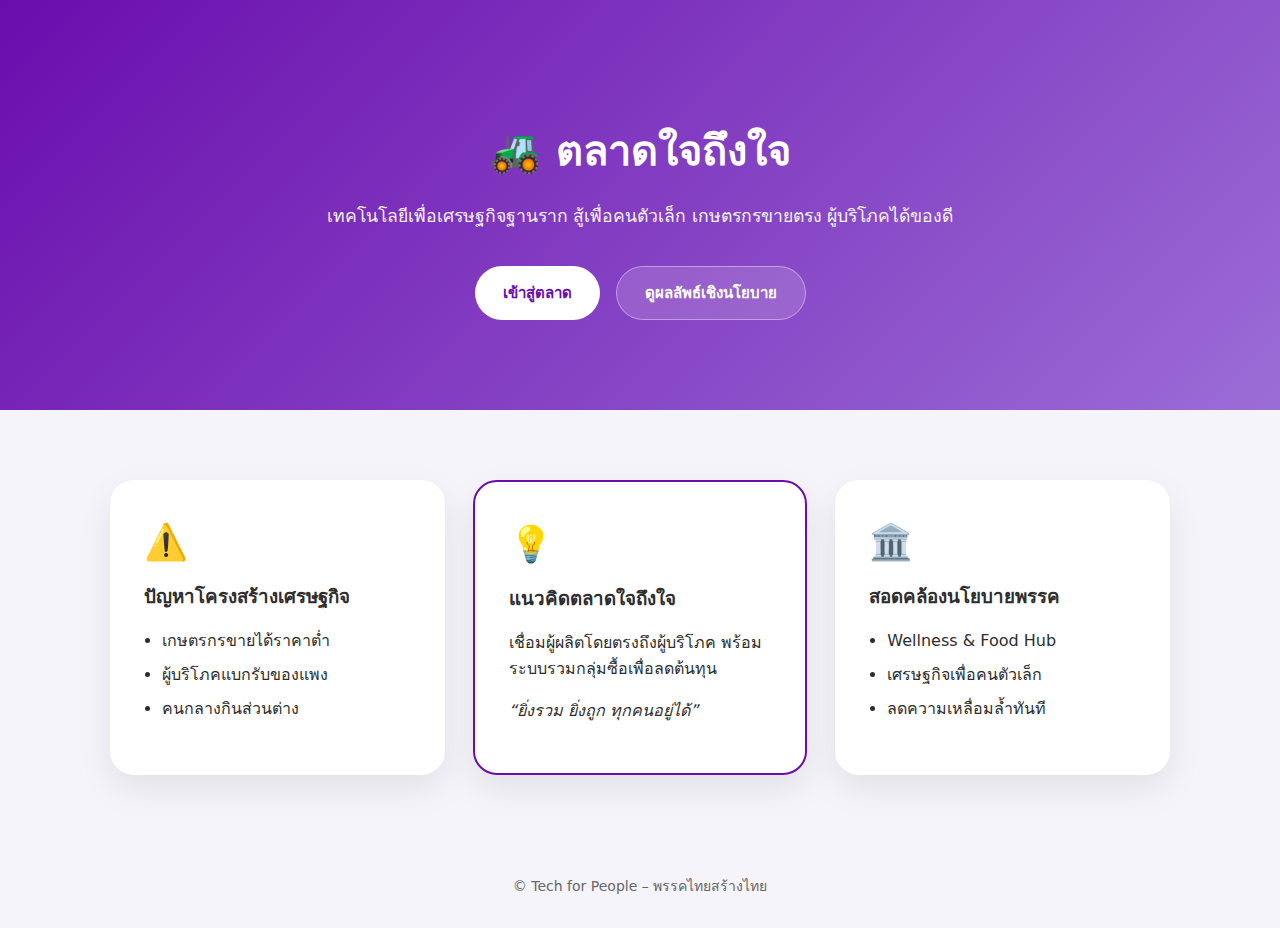
<file: index.html>
<!DOCTYPE html>
<html lang="th">
<head>
<meta charset="UTF-8">
<title>ตลาดใจถึงใจ</title>
<link rel="stylesheet" href="style.css">
</head>
<body>

<header class="hero">
  <div class="hero-content">
    <h1>🚜 ตลาดใจถึงใจ</h1>
    <p class="subtitle">
      เทคโนโลยีเพื่อเศรษฐกิจฐานราก  
      สู้เพื่อคนตัวเล็ก เกษตรกรขายตรง ผู้บริโภคได้ของดี
    </p>
    <div class="hero-actions">
      <button onclick="go('market.html')">เข้าสู่ตลาด</button>
      <button class="secondary" onclick="go('impact.html')">
        ดูผลลัพธ์เชิงนโยบาย
      </button>
    </div>
  </div>
</header>

<section class="container grid">
  <div class="card">
    <div class="icon">⚠️</div>
    <h3>ปัญหาโครงสร้างเศรษฐกิจ</h3>
    <ul>
      <li>เกษตรกรขายได้ราคาต่ำ</li>
      <li>ผู้บริโภคแบกรับของแพง</li>
      <li>คนกลางกินส่วนต่าง</li>
    </ul>
  </div>

  <div class="card highlight">
    <div class="icon">💡</div>
    <h3>แนวคิดตลาดใจถึงใจ</h3>
    <p>
      เชื่อมผู้ผลิตโดยตรงถึงผู้บริโภค  
      พร้อมระบบรวมกลุ่มซื้อเพื่อลดต้นทุน
    </p>
    <p><em>“ยิ่งรวม ยิ่งถูก ทุกคนอยู่ได้”</em></p>
  </div>

  <div class="card">
    <div class="icon">🏛️</div>
    <h3>สอดคล้องนโยบายพรรค</h3>
    <ul>
      <li>Wellness & Food Hub</li>
      <li>เศรษฐกิจเพื่อคนตัวเล็ก</li>
      <li>ลดความเหลื่อมล้ำทันที</li>
    </ul>
  </div>
</section>

<footer>
  © Tech for People – พรรคไทยสร้างไทย
</footer>

<script src="app.js"></script>
</body>
</html>
</file>
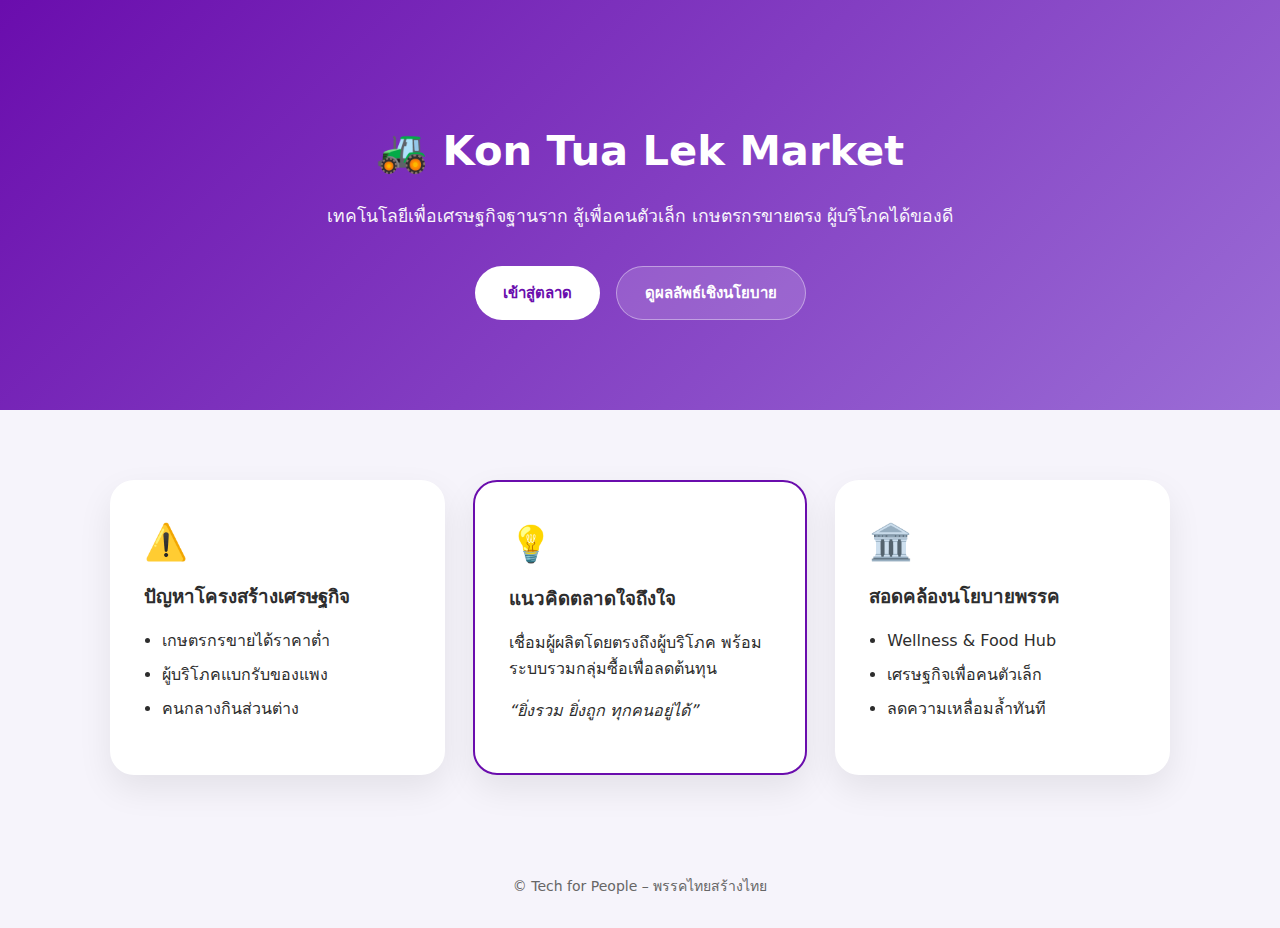
<file: KonTuaLek Market/index.html>
<!DOCTYPE html>
<html lang="th">
<head>
<meta charset="UTF-8">
<title>Kon Tua Lek Market</title>
<link rel="stylesheet" href="style.css">
</head>
<body>

<header class="hero">
  <div class="hero-content">
    <h1>🚜 Kon Tua Lek Market</h1>
    <p class="subtitle">
      เทคโนโลยีเพื่อเศรษฐกิจฐานราก  
      สู้เพื่อคนตัวเล็ก เกษตรกรขายตรง ผู้บริโภคได้ของดี
    </p>
    <div class="hero-actions">
      <button onclick="go('market.html')">เข้าสู่ตลาด</button>
      <button class="secondary" onclick="go('impact.html')">
        ดูผลลัพธ์เชิงนโยบาย
      </button>
    </div>
  </div>
</header>

<section class="container grid">
  <div class="card">
    <div class="icon">⚠️</div>
    <h3>ปัญหาโครงสร้างเศรษฐกิจ</h3>
    <ul>
      <li>เกษตรกรขายได้ราคาต่ำ</li>
      <li>ผู้บริโภคแบกรับของแพง</li>
      <li>คนกลางกินส่วนต่าง</li>
    </ul>
  </div>

  <div class="card highlight">
    <div class="icon">💡</div>
    <h3>แนวคิดตลาดใจถึงใจ</h3>
    <p>
      เชื่อมผู้ผลิตโดยตรงถึงผู้บริโภค  
      พร้อมระบบรวมกลุ่มซื้อเพื่อลดต้นทุน
    </p>
    <p><em>“ยิ่งรวม ยิ่งถูก ทุกคนอยู่ได้”</em></p>
  </div>

  <div class="card">
    <div class="icon">🏛️</div>
    <h3>สอดคล้องนโยบายพรรค</h3>
    <ul>
      <li>Wellness & Food Hub</li>
      <li>เศรษฐกิจเพื่อคนตัวเล็ก</li>
      <li>ลดความเหลื่อมล้ำทันที</li>
    </ul>
  </div>
</section>

<footer>
  © Tech for People – พรรคไทยสร้างไทย
</footer>

<script src="app.js"></script>
</body>
</html>
</file>
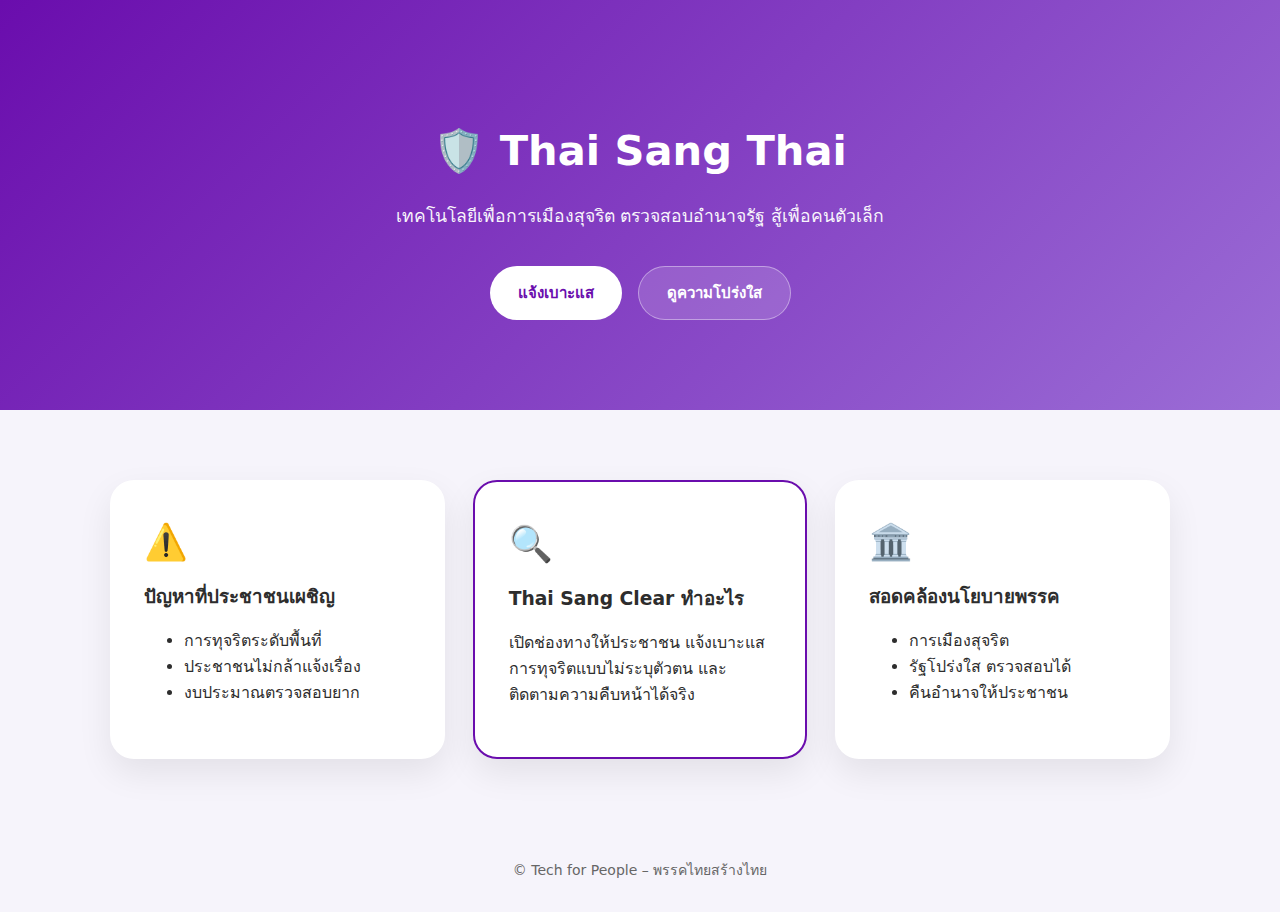
<file: ThaiSangThai/index.html>
<!DOCTYPE html>
<html lang="th">
<head>
<meta charset="UTF-8">
<title>Thai Sang Clear</title>
<link rel="stylesheet" href="style.css">
</head>
<body>

<header class="hero">
  <div class="hero-content">
    <h1>🛡️ Thai Sang Thai</h1>
    <p class="subtitle">
      เทคโนโลยีเพื่อการเมืองสุจริต  
      ตรวจสอบอำนาจรัฐ สู้เพื่อคนตัวเล็ก
    </p>
    <div class="hero-actions">
      <button onclick="go('report.html')">แจ้งเบาะแส</button>
      <button class="secondary" onclick="go('dashboard.html')">
        ดูความโปร่งใส
      </button>
    </div>
  </div>
</header>

<section class="container grid">
  <div class="card">
    <div class="icon">⚠️</div>
    <h3>ปัญหาที่ประชาชนเผชิญ</h3>
    <ul>
      <li>การทุจริตระดับพื้นที่</li>
      <li>ประชาชนไม่กล้าแจ้งเรื่อง</li>
      <li>งบประมาณตรวจสอบยาก</li>
    </ul>
  </div>

  <div class="card highlight">
    <div class="icon">🔍</div>
    <h3>Thai Sang Clear ทำอะไร</h3>
    <p>
      เปิดช่องทางให้ประชาชน  
      แจ้งเบาะแสการทุจริตแบบไม่ระบุตัวตน  
      และติดตามความคืบหน้าได้จริง
    </p>
  </div>

  <div class="card">
    <div class="icon">🏛️</div>
    <h3>สอดคล้องนโยบายพรรค</h3>
    <ul>
      <li>การเมืองสุจริต</li>
      <li>รัฐโปร่งใส ตรวจสอบได้</li>
      <li>คืนอำนาจให้ประชาชน</li>
    </ul>
  </div>
</section>

<footer>
  © Tech for People – พรรคไทยสร้างไทย
</footer>

<script src="app.js"></script>
</body>
</html>
</file>
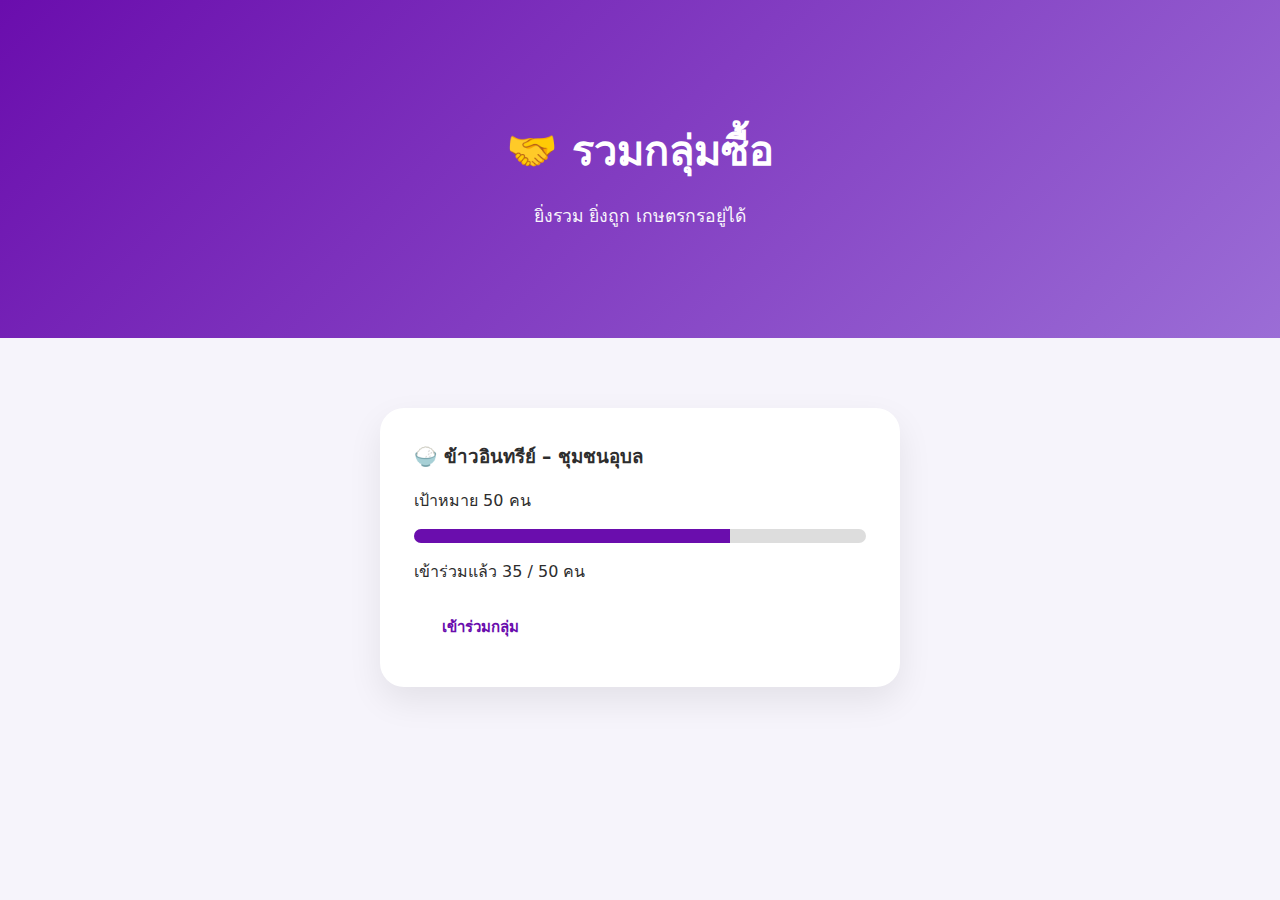
<file: group.html>
<!DOCTYPE html>
<html lang="th">
<head>
<meta charset="UTF-8">
<title>รวมกลุ่มซื้อ</title>
<link rel="stylesheet" href="style.css">
</head>
<body>

<header class="hero">
  <div class="hero-content">
    <h1>🤝 รวมกลุ่มซื้อ</h1>
    <p class="subtitle">ยิ่งรวม ยิ่งถูก เกษตรกรอยู่ได้</p>
  </div>
</header>

<section class="container">
  <div class="card" style="max-width:520px;margin:auto;">
    <h3>🍚 ข้าวอินทรีย์ – ชุมชนอุบล</h3>
    <p>เป้าหมาย 50 คน</p>

    <div class="progress">
      <span style="width:70%"></span>
    </div>
    <p>เข้าร่วมแล้ว 35 / 50 คน</p>

    <button onclick="go('impact.html')">เข้าร่วมกลุ่ม</button>
  </div>
</section>

<script src="app.js"></script>
</body>
</html>
</file>
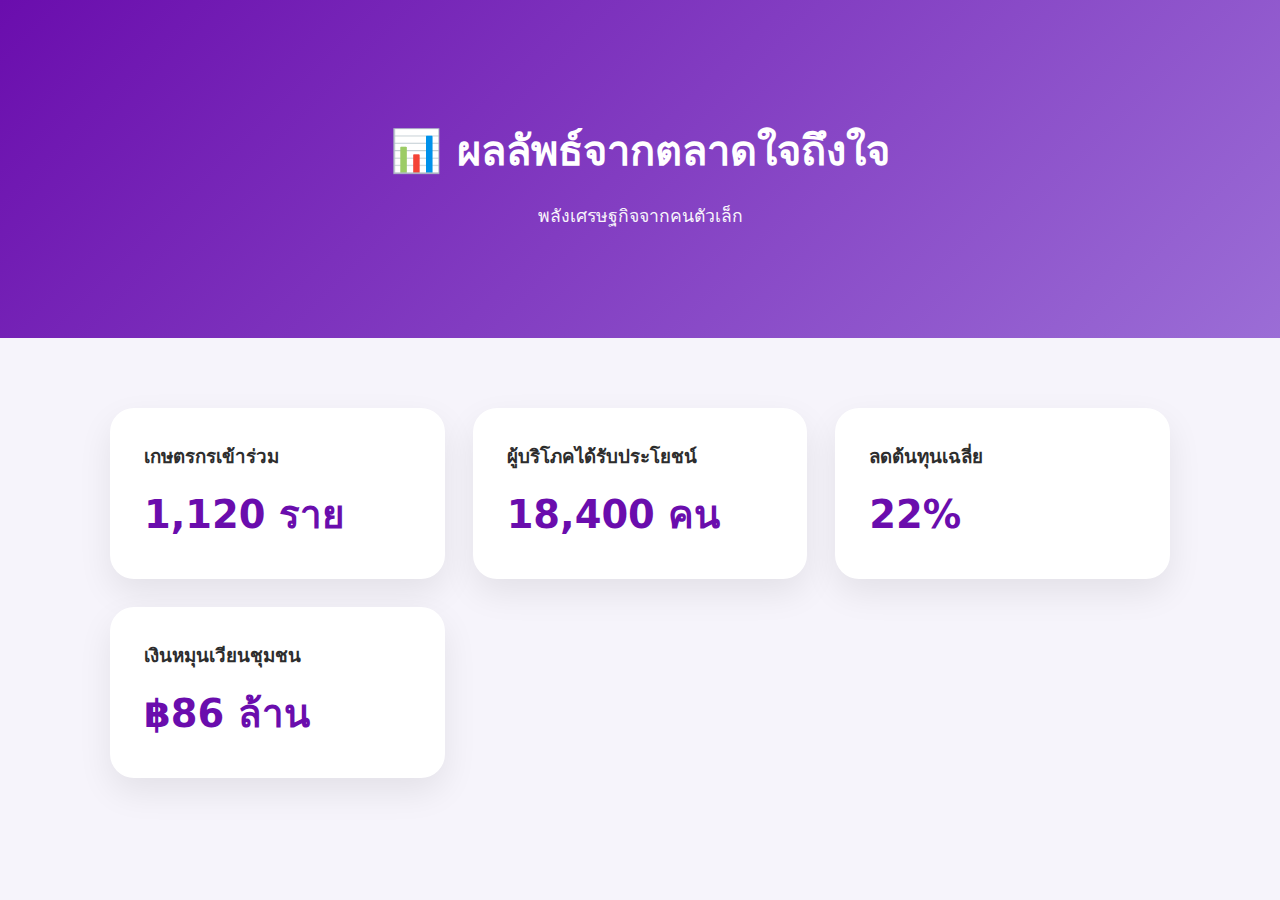
<file: impact.html>
<!DOCTYPE html>
<html lang="th">
<head>
<meta charset="UTF-8">
<title>Impact Dashboard</title>
<link rel="stylesheet" href="style.css">
</head>
<body>

<header class="hero">
  <div class="hero-content">
    <h1>📊 ผลลัพธ์จากตลาดใจถึงใจ</h1>
    <p class="subtitle">พลังเศรษฐกิจจากคนตัวเล็ก</p>
  </div>
</header>

<section class="container grid">
  <div class="card">
    <h3>เกษตรกรเข้าร่วม</h3>
    <div class="big-number">1,120 ราย</div>
  </div>

  <div class="card">
    <h3>ผู้บริโภคได้รับประโยชน์</h3>
    <div class="big-number">18,400 คน</div>
  </div>

  <div class="card">
    <h3>ลดต้นทุนเฉลี่ย</h3>
    <div class="big-number">22%</div>
  </div>

  <div class="card">
    <h3>เงินหมุนเวียนชุมชน</h3>
    <div class="big-number">฿86 ล้าน</div>
  </div>
</section>

<script src="app.js"></script>
</body>
</html>
</file>
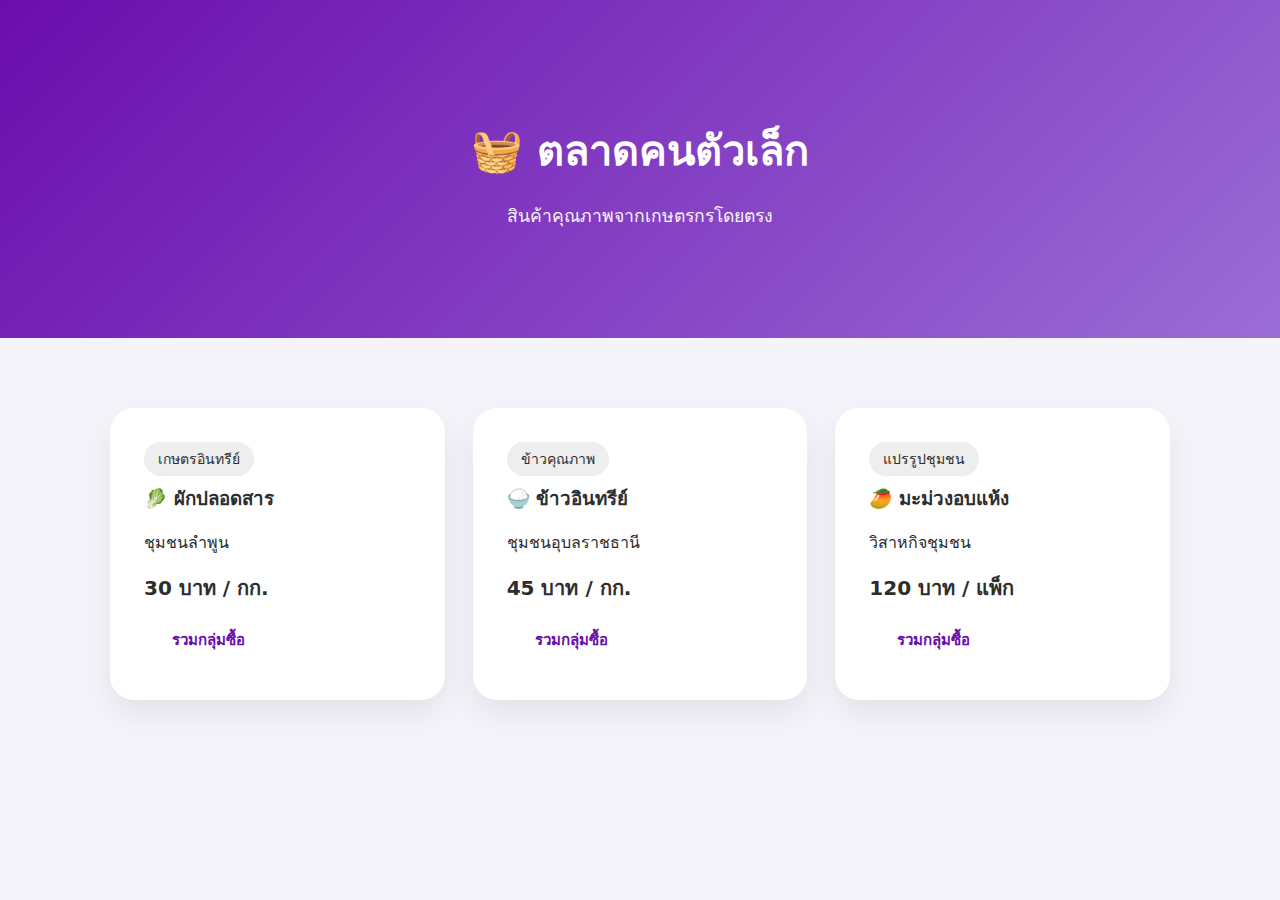
<file: market.html>
<!DOCTYPE html>
<html lang="th">
<head>
<meta charset="UTF-8">
<title>ตลาดคนตัวเล็ก</title>
<link rel="stylesheet" href="style.css">
</head>
<body>

<header class="hero">
  <div class="hero-content">
    <h1>🧺 ตลาดคนตัวเล็ก</h1>
    <p class="subtitle">สินค้าคุณภาพจากเกษตรกรโดยตรง</p>
  </div>
</header>

<section class="container grid">
  <div class="card">
    <span class="tag">เกษตรอินทรีย์</span>
    <h3>🥬 ผักปลอดสาร</h3>
    <p>ชุมชนลำพูน</p>
    <div class="price">30 บาท / กก.</div>
    <button onclick="go('group.html')">รวมกลุ่มซื้อ</button>
  </div>

  <div class="card">
    <span class="tag">ข้าวคุณภาพ</span>
    <h3>🍚 ข้าวอินทรีย์</h3>
    <p>ชุมชนอุบลราชธานี</p>
    <div class="price">45 บาท / กก.</div>
    <button onclick="go('group.html')">รวมกลุ่มซื้อ</button>
  </div>

  <div class="card">
    <span class="tag">แปรรูปชุมชน</span>
    <h3>🥭 มะม่วงอบแห้ง</h3>
    <p>วิสาหกิจชุมชน</p>
    <div class="price">120 บาท / แพ็ก</div>
    <button onclick="go('group.html')">รวมกลุ่มซื้อ</button>
  </div>
</section>

<script src="app.js"></script>
</body>
</html>
</file>
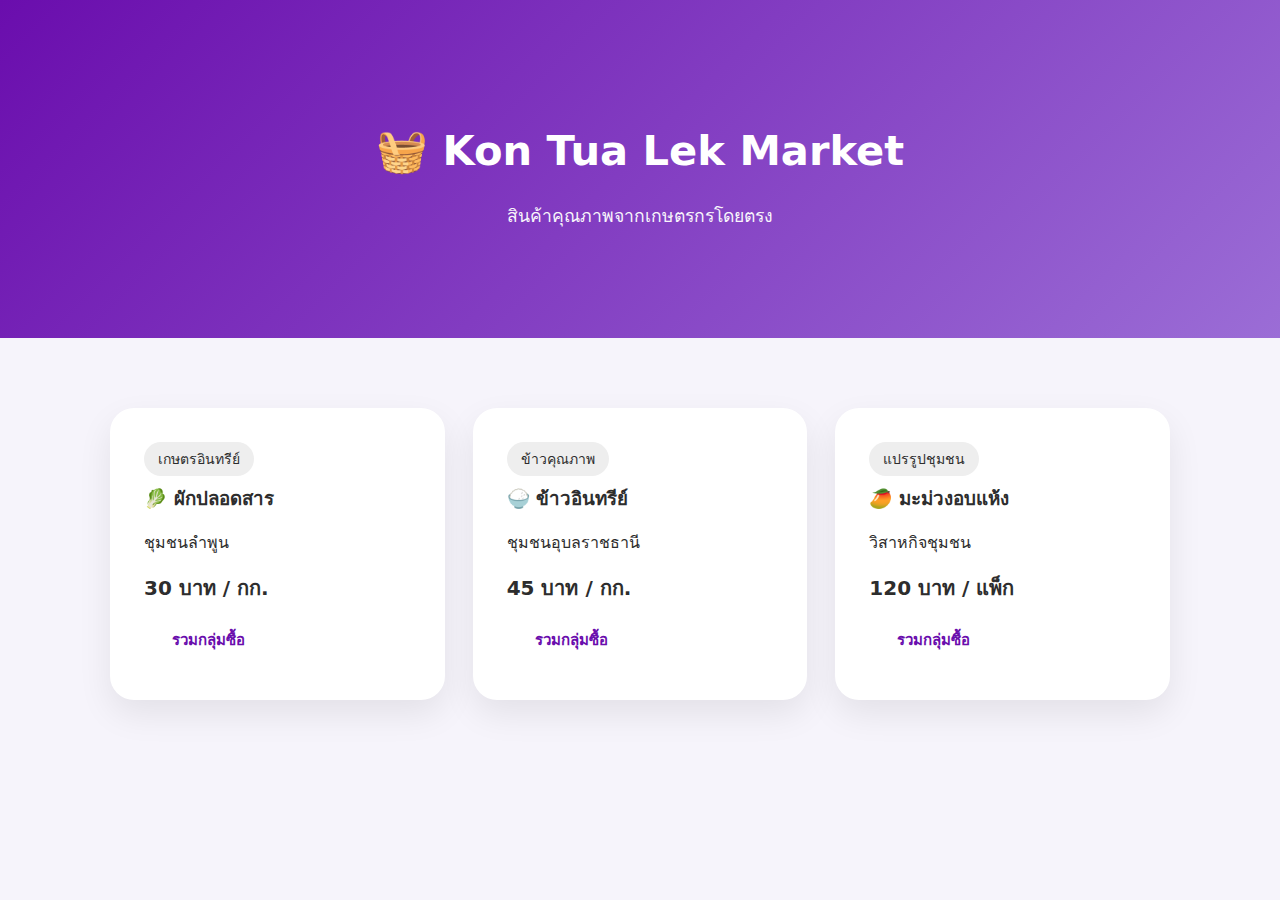
<file: KonTuaLek Market/market.html>
<!DOCTYPE html>
<html lang="th">
<head>
<meta charset="UTF-8">
<title>ตลาดคนตัวเล็ก</title>
<link rel="stylesheet" href="style.css">
</head>
<body>

<header class="hero">
  <div class="hero-content">
    <h1>🧺 Kon Tua Lek Market</h1>
    <p class="subtitle">สินค้าคุณภาพจากเกษตรกรโดยตรง</p>
  </div>
</header>

<section class="container grid">
  <div class="card">
    <span class="tag">เกษตรอินทรีย์</span>
    <h3>🥬 ผักปลอดสาร</h3>
    <p>ชุมชนลำพูน</p>
    <div class="price">30 บาท / กก.</div>
    <button onclick="go('group.html')">รวมกลุ่มซื้อ</button>
  </div>

  <div class="card">
    <span class="tag">ข้าวคุณภาพ</span>
    <h3>🍚 ข้าวอินทรีย์</h3>
    <p>ชุมชนอุบลราชธานี</p>
    <div class="price">45 บาท / กก.</div>
    <button onclick="go('group.html')">รวมกลุ่มซื้อ</button>
  </div>

  <div class="card">
    <span class="tag">แปรรูปชุมชน</span>
    <h3>🥭 มะม่วงอบแห้ง</h3>
    <p>วิสาหกิจชุมชน</p>
    <div class="price">120 บาท / แพ็ก</div>
    <button onclick="go('group.html')">รวมกลุ่มซื้อ</button>
  </div>
</section>

<script src="app.js"></script>
</body>
</html>
</file>
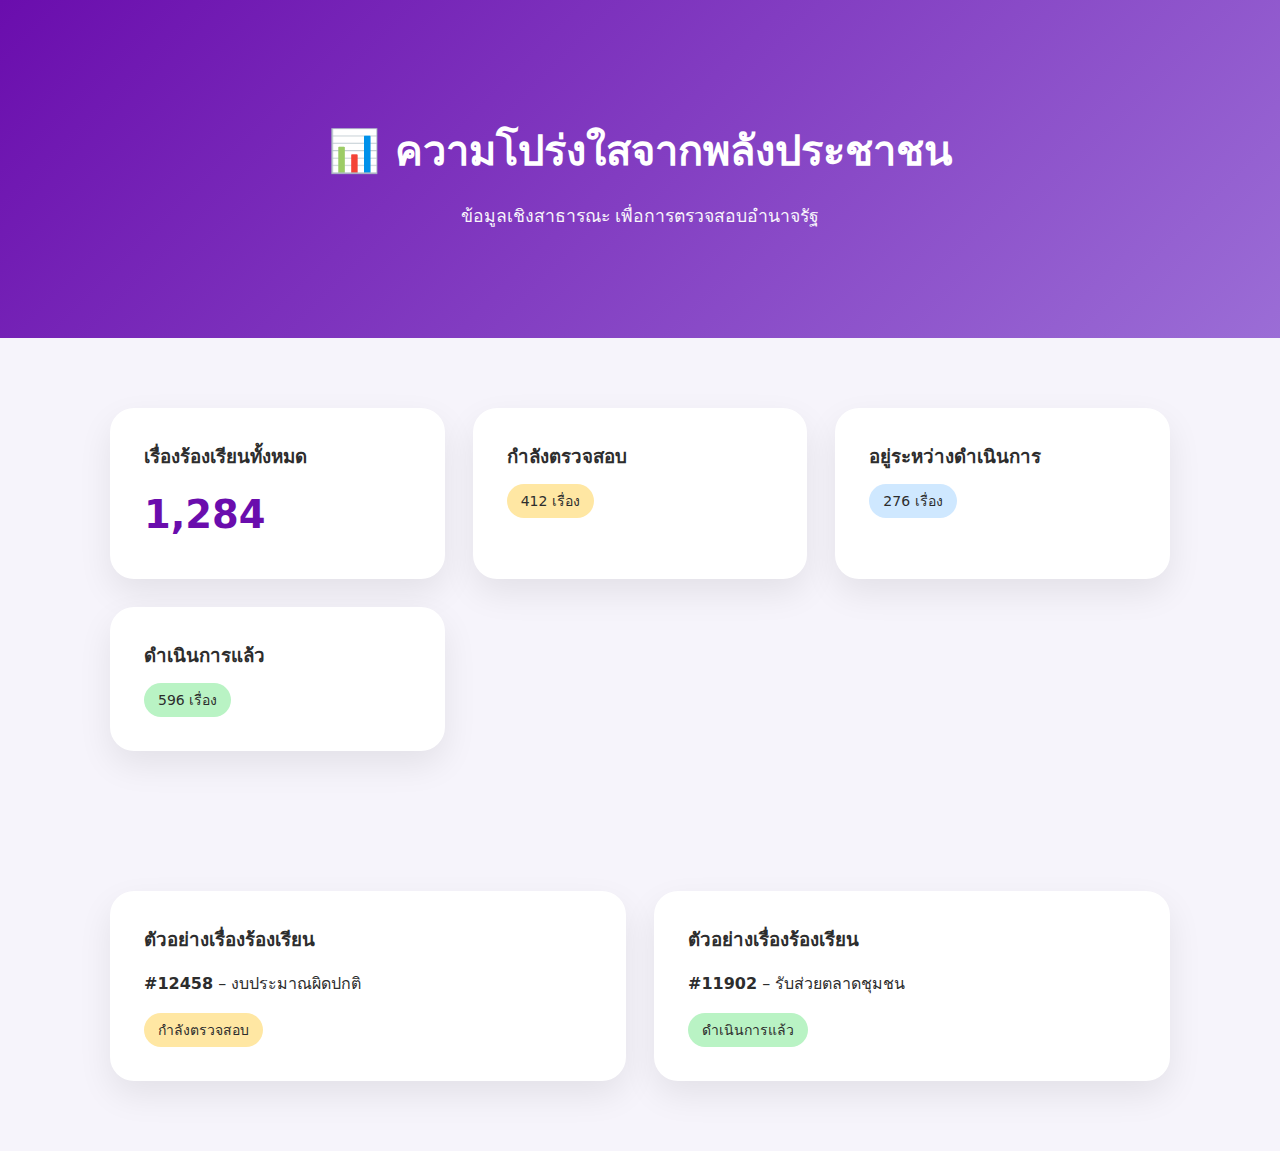
<file: ThaiSangThai/dashboard.html>
<!DOCTYPE html>
<html lang="th">
<head>
<meta charset="UTF-8">
<title>Transparency Dashboard</title>
<link rel="stylesheet" href="style.css">
</head>
<body>

<header class="hero">
  <div class="hero-content">
    <h1>📊 ความโปร่งใสจากพลังประชาชน</h1>
    <p class="subtitle">
      ข้อมูลเชิงสาธารณะ เพื่อการตรวจสอบอำนาจรัฐ
    </p>
  </div>
</header>

<section class="container grid">
  <div class="card">
    <h3>เรื่องร้องเรียนทั้งหมด</h3>
    <div class="big-number">1,284</div>
  </div>

  <div class="card">
    <h3>กำลังตรวจสอบ</h3>
    <span class="badge pending">412 เรื่อง</span>
  </div>

  <div class="card">
    <h3>อยู่ระหว่างดำเนินการ</h3>
    <span class="badge review">276 เรื่อง</span>
  </div>

  <div class="card">
    <h3>ดำเนินการแล้ว</h3>
    <span class="badge done">596 เรื่อง</span>
  </div>
</section>

<section class="container grid">
  <div class="card">
    <h3>ตัวอย่างเรื่องร้องเรียน</h3>
    <p><strong>#12458</strong> – งบประมาณผิดปกติ</p>
    <span class="badge pending">กำลังตรวจสอบ</span>
  </div>

  <div class="card">
    <h3>ตัวอย่างเรื่องร้องเรียน</h3>
    <p><strong>#11902</strong> – รับส่วยตลาดชุมชน</p>
    <span class="badge done">ดำเนินการแล้ว</span>
  </div>
</section>

<script src="app.js"></script>
</body>
</html>
</file>
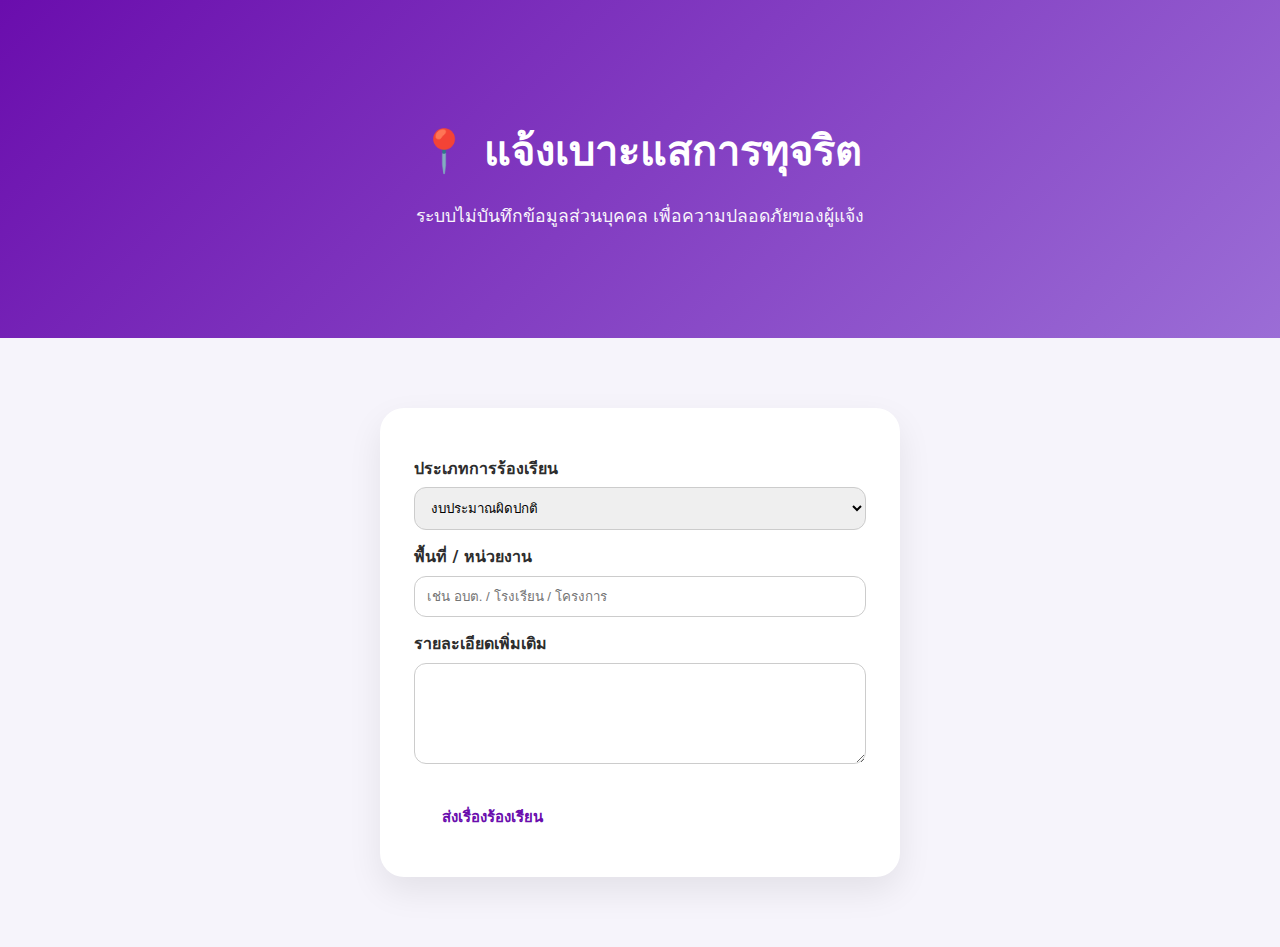
<file: ThaiSangThai/report.html>
<!DOCTYPE html>
<html lang="th">
<head>
<meta charset="UTF-8">
<title>แจ้งเบาะแส</title>
<link rel="stylesheet" href="style.css">
</head>
<body>

<header class="hero">
  <div class="hero-content">
    <h1>📍 แจ้งเบาะแสการทุจริต</h1>
    <p class="subtitle">
      ระบบไม่บันทึกข้อมูลส่วนบุคคล  
      เพื่อความปลอดภัยของผู้แจ้ง
    </p>
  </div>
</header>

<section class="container">
  <div class="card" style="max-width:520px;margin:auto;">
    <label>ประเภทการร้องเรียน</label>
    <select>
      <option>งบประมาณผิดปกติ</option>
      <option>รับส่วย</option>
      <option>ใช้อำนาจมิชอบ</option>
    </select>

    <label>พื้นที่ / หน่วยงาน</label>
    <input type="text" placeholder="เช่น อบต. / โรงเรียน / โครงการ">

    <label>รายละเอียดเพิ่มเติม</label>
    <textarea rows="5"></textarea>

    <button style="margin-top:20px" onclick="go('dashboard.html')">
      ส่งเรื่องร้องเรียน
    </button>
  </div>
</section>

<script src="app.js"></script>
</body>
</html>
</file>
<file: style.css>
:root{
  --primary:#6a0dad;
  --secondary:#9b6dd6;
  --bg:#f6f4fb;
  --card:#ffffff;
  --text:#2d2d2d;
  --muted:#666;
}

*{ box-sizing:border-box; }

body{
  margin:0;
  font-family:'Sarabun',system-ui,-apple-system;
  background:var(--bg);
  color:var(--text);
  line-height:1.6;
}

/* ===== HERO ===== */
.hero{
  background:linear-gradient(135deg,var(--primary),var(--secondary));
  color:white;
  padding:90px 20px;
}

.hero-content{
  max-width:900px;
  margin:auto;
  text-align:center;
}

.hero h1{
  font-size:2.6rem;
  margin-bottom:16px;
}

.subtitle{
  font-size:1.1rem;
  opacity:.95;
}

.hero-actions{
  margin-top:36px;
  display:flex;
  gap:16px;
  justify-content:center;
  flex-wrap:wrap;
}

/* ===== BUTTON ===== */
button{
  background:white;
  color:var(--primary);
  border:none;
  padding:14px 28px;
  border-radius:999px;
  font-size:15px;
  font-weight:600;
  cursor:pointer;
  transition:.25s;
}

button:hover{
  transform:translateY(-2px);
  box-shadow:0 10px 22px rgba(0,0,0,.18);
}

button.secondary{
  background:rgba(255,255,255,.15);
  color:white;
  border:1px solid rgba(255,255,255,.4);
}

/* ===== LAYOUT ===== */
.container{
  max-width:1100px;
  margin:auto;
  padding:70px 20px;
}

.grid{
  display:grid;
  grid-template-columns:repeat(auto-fit,minmax(280px,1fr));
  gap:28px;
}

/* ===== CARD ===== */
.card{
  background:var(--card);
  padding:34px;
  border-radius:24px;
  box-shadow:0 14px 34px rgba(0,0,0,.08);
}

.card.highlight{
  border:2px solid var(--primary);
}

.icon{
  font-size:2.2rem;
  margin-bottom:12px;
}

.card h3{
  margin-top:0;
  margin-bottom:12px;
}

.card ul{
  padding-left:18px;
}

.card li{
  margin-bottom:8px;
}

/* ===== MARKET ===== */
.tag{
  display:inline-block;
  background:#eee;
  padding:6px 14px;
  border-radius:20px;
  font-size:14px;
  margin-bottom:8px;
}

.price{
  font-size:20px;
  font-weight:700;
  margin:10px 0;
}

/* ===== GROUP BUYING ===== */
.progress{
  background:#ddd;
  border-radius:20px;
  height:14px;
  overflow:hidden;
  margin:12px 0;
}
.progress span{
  display:block;
  height:100%;
  background:var(--primary);
}

/* ===== IMPACT ===== */
.big-number{
  font-size:2.4rem;
  font-weight:700;
  color:var(--primary);
}

/* ===== FOOTER ===== */
footer{
  text-align:center;
  padding:30px;
  font-size:14px;
  color:var(--muted);
}
</file>
<file: KonTuaLek Market/style.css>
:root{
  --primary:#6a0dad;
  --secondary:#9b6dd6;
  --bg:#f6f4fb;
  --card:#ffffff;
  --text:#2d2d2d;
  --muted:#666;
}

*{ box-sizing:border-box; }

body{
  margin:0;
  font-family:'Sarabun',system-ui,-apple-system;
  background:var(--bg);
  color:var(--text);
  line-height:1.6;
}

/* ===== HERO ===== */
.hero{
  background:linear-gradient(135deg,var(--primary),var(--secondary));
  color:white;
  padding:90px 20px;
}

.hero-content{
  max-width:900px;
  margin:auto;
  text-align:center;
}

.hero h1{
  font-size:2.6rem;
  margin-bottom:16px;
}

.subtitle{
  font-size:1.1rem;
  opacity:.95;
}

.hero-actions{
  margin-top:36px;
  display:flex;
  gap:16px;
  justify-content:center;
  flex-wrap:wrap;
}

/* ===== BUTTON ===== */
button{
  background:white;
  color:var(--primary);
  border:none;
  padding:14px 28px;
  border-radius:999px;
  font-size:15px;
  font-weight:600;
  cursor:pointer;
  transition:.25s;
}

button:hover{
  transform:translateY(-2px);
  box-shadow:0 10px 22px rgba(0,0,0,.18);
}

button.secondary{
  background:rgba(255,255,255,.15);
  color:white;
  border:1px solid rgba(255,255,255,.4);
}

/* ===== LAYOUT ===== */
.container{
  max-width:1100px;
  margin:auto;
  padding:70px 20px;
}

.grid{
  display:grid;
  grid-template-columns:repeat(auto-fit,minmax(280px,1fr));
  gap:28px;
}

/* ===== CARD ===== */
.card{
  background:var(--card);
  padding:34px;
  border-radius:24px;
  box-shadow:0 14px 34px rgba(0,0,0,.08);
}

.card.highlight{
  border:2px solid var(--primary);
}

.icon{
  font-size:2.2rem;
  margin-bottom:12px;
}

.card h3{
  margin-top:0;
  margin-bottom:12px;
}

.card ul{
  padding-left:18px;
}

.card li{
  margin-bottom:8px;
}

/* ===== MARKET ===== */
.tag{
  display:inline-block;
  background:#eee;
  padding:6px 14px;
  border-radius:20px;
  font-size:14px;
  margin-bottom:8px;
}

.price{
  font-size:20px;
  font-weight:700;
  margin:10px 0;
}

/* ===== GROUP BUYING ===== */
.progress{
  background:#ddd;
  border-radius:20px;
  height:14px;
  overflow:hidden;
  margin:12px 0;
}
.progress span{
  display:block;
  height:100%;
  background:var(--primary);
}

/* ===== IMPACT ===== */
.big-number{
  font-size:2.4rem;
  font-weight:700;
  color:var(--primary);
}

/* ===== FOOTER ===== */
footer{
  text-align:center;
  padding:30px;
  font-size:14px;
  color:var(--muted);
}
</file>
<file: ThaiSangThai/style.css>
:root{
  --primary:#6a0dad;
  --secondary:#9b6dd6;
  --bg:#f6f4fb;
  --card:#ffffff;
  --text:#2d2d2d;
  --muted:#666;
}

*{ box-sizing:border-box; }

body{
  margin:0;
  font-family:'Sarabun',system-ui,-apple-system;
  background:var(--bg);
  color:var(--text);
  line-height:1.6;
}

/* ===== HERO ===== */
.hero{
  background:linear-gradient(135deg,var(--primary),var(--secondary));
  color:white;
  padding:90px 20px;
}

.hero-content{
  max-width:900px;
  margin:auto;
  text-align:center;
}

.hero h1{
  font-size:2.6rem;
  margin-bottom:16px;
}

.subtitle{
  font-size:1.1rem;
  opacity:.95;
}

.hero-actions{
  margin-top:36px;
  display:flex;
  gap:16px;
  justify-content:center;
  flex-wrap:wrap;
}

/* ===== BUTTON ===== */
button{
  background:white;
  color:var(--primary);
  border:none;
  padding:14px 28px;
  border-radius:999px;
  font-size:15px;
  font-weight:600;
  cursor:pointer;
  transition:.25s;
}

button:hover{
  transform:translateY(-2px);
  box-shadow:0 10px 22px rgba(0,0,0,.18);
}

button.secondary{
  background:rgba(255,255,255,.15);
  color:white;
  border:1px solid rgba(255,255,255,.4);
}

/* ===== LAYOUT ===== */
.container{
  max-width:1100px;
  margin:auto;
  padding:70px 20px;
}

.grid{
  display:grid;
  grid-template-columns:repeat(auto-fit,minmax(280px,1fr));
  gap:28px;
}

/* ===== CARD ===== */
.card{
  background:var(--card);
  padding:34px;
  border-radius:24px;
  box-shadow:0 14px 34px rgba(0,0,0,.08);
}

.card.highlight{
  border:2px solid var(--primary);
}

.icon{
  font-size:2.2rem;
  margin-bottom:12px;
}

.card h3{
  margin-top:0;
  margin-bottom:12px;
}

/* ===== FORM ===== */
label{
  font-weight:600;
  display:block;
  margin-top:14px;
}

input,select,textarea{
  width:100%;
  padding:12px;
  margin-top:6px;
  border-radius:12px;
  border:1px solid #ccc;
}

/* ===== STATUS ===== */
.badge{
  display:inline-block;
  padding:6px 14px;
  border-radius:20px;
  font-size:14px;
}

.pending{ background:#ffe7a3; }
.review{ background:#cfe8ff; }
.done{ background:#b9f3c4; }

/* ===== DASHBOARD ===== */
.big-number{
  font-size:2.4rem;
  font-weight:700;
  color:var(--primary);
}

/* ===== FOOTER ===== */
footer{
  text-align:center;
  padding:30px;
  font-size:14px;
  color:var(--muted);
}
</file>
